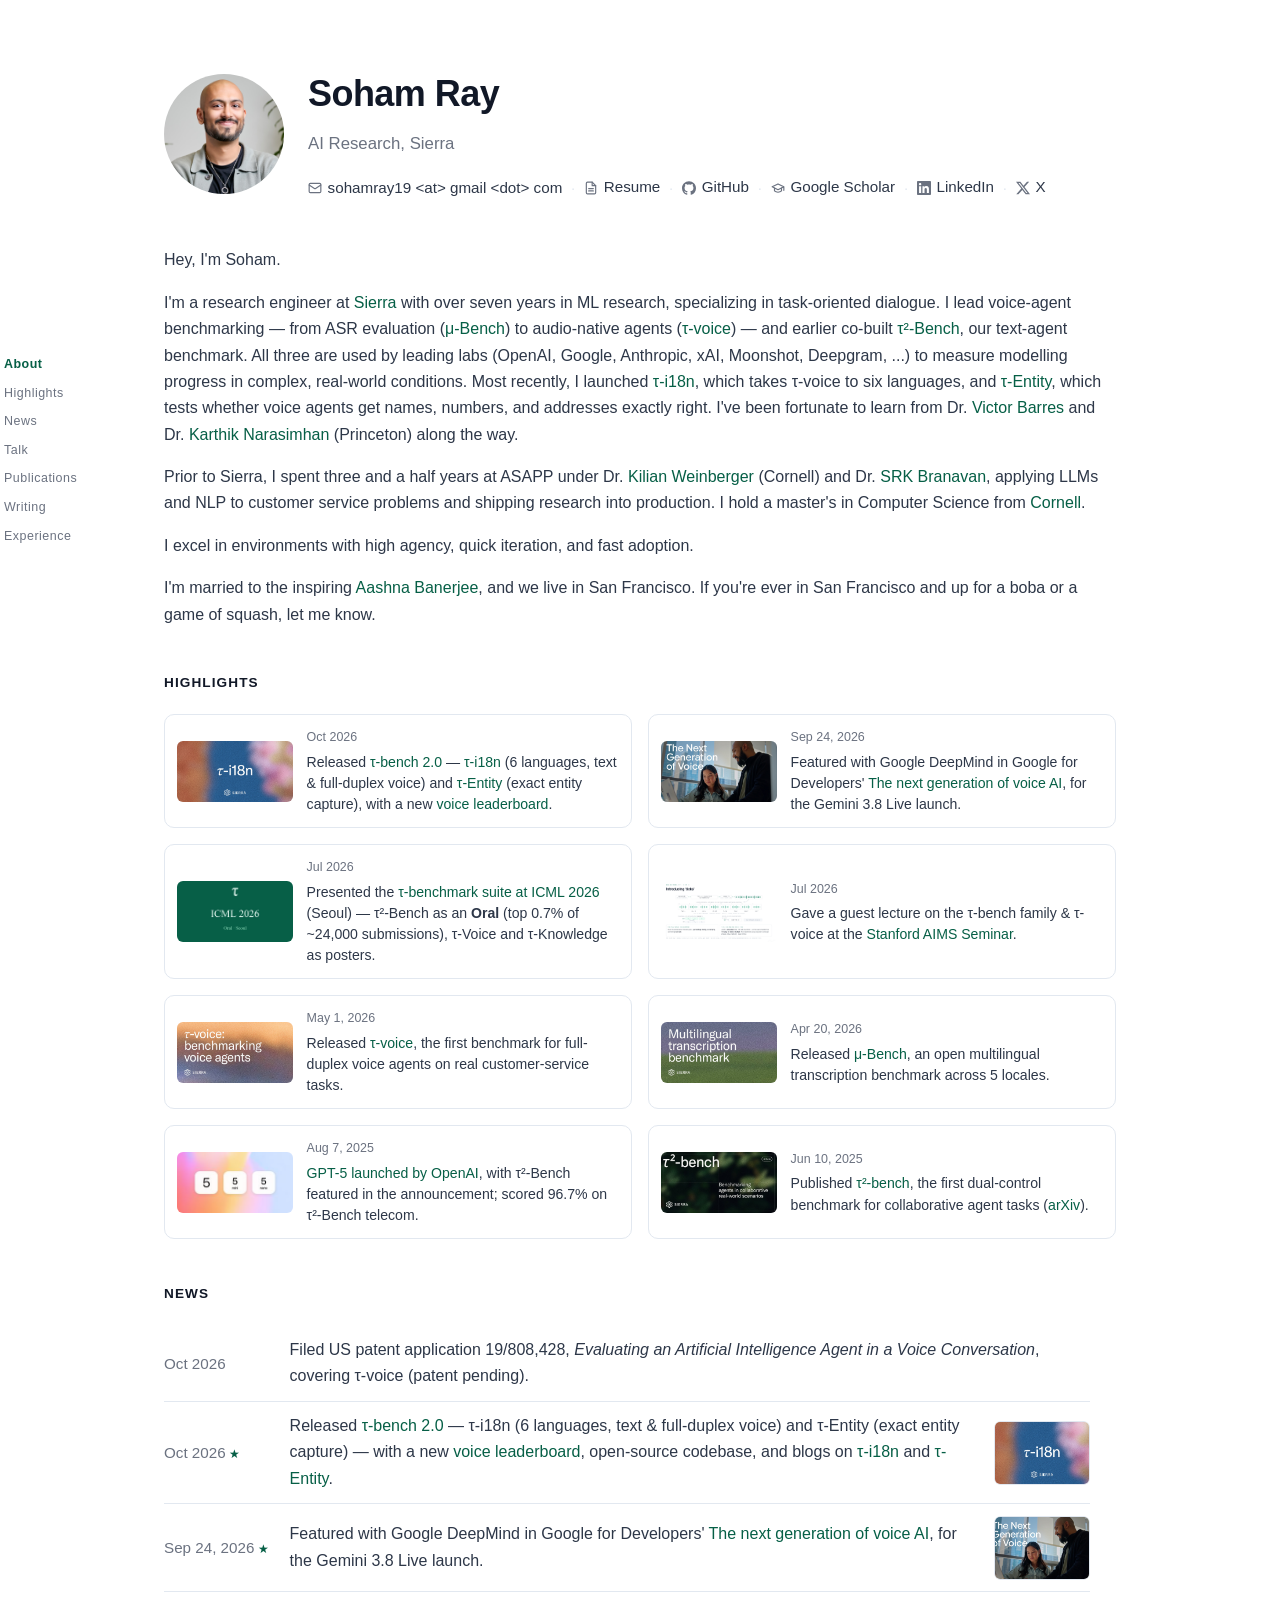
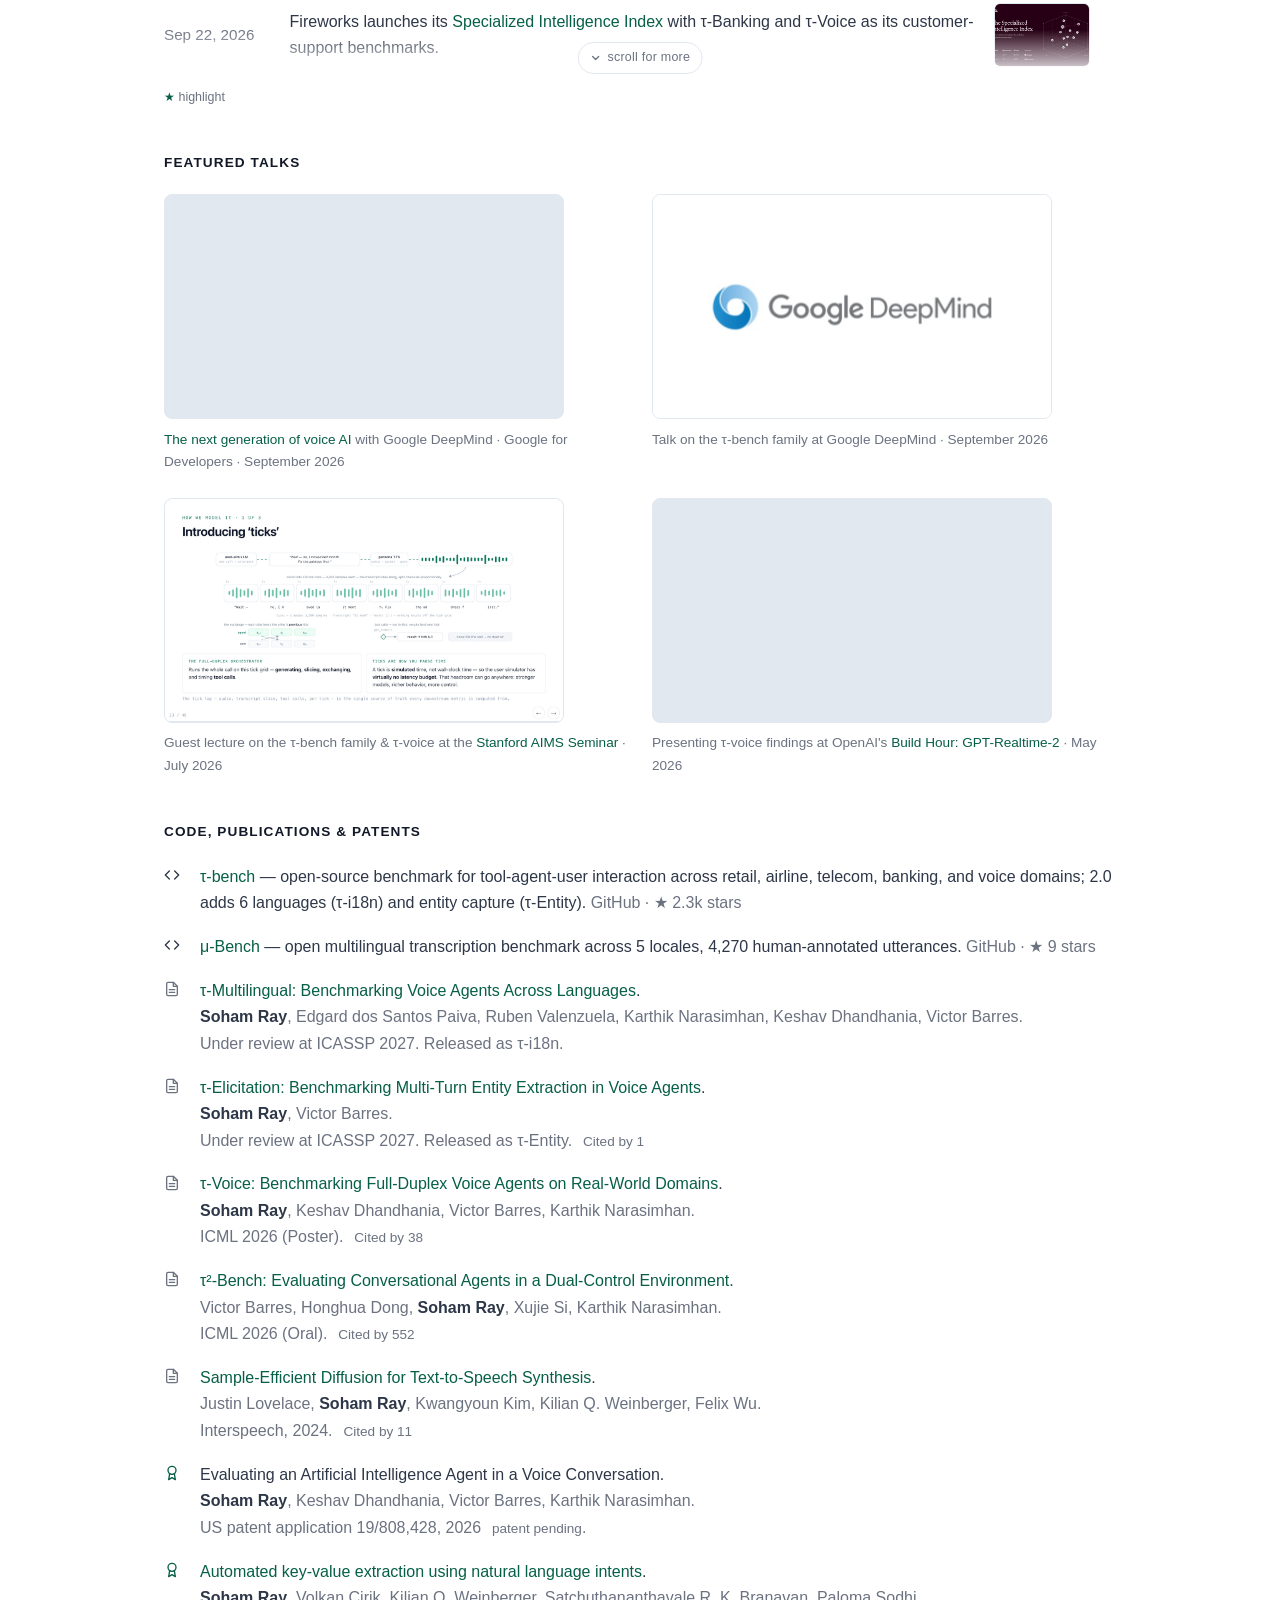
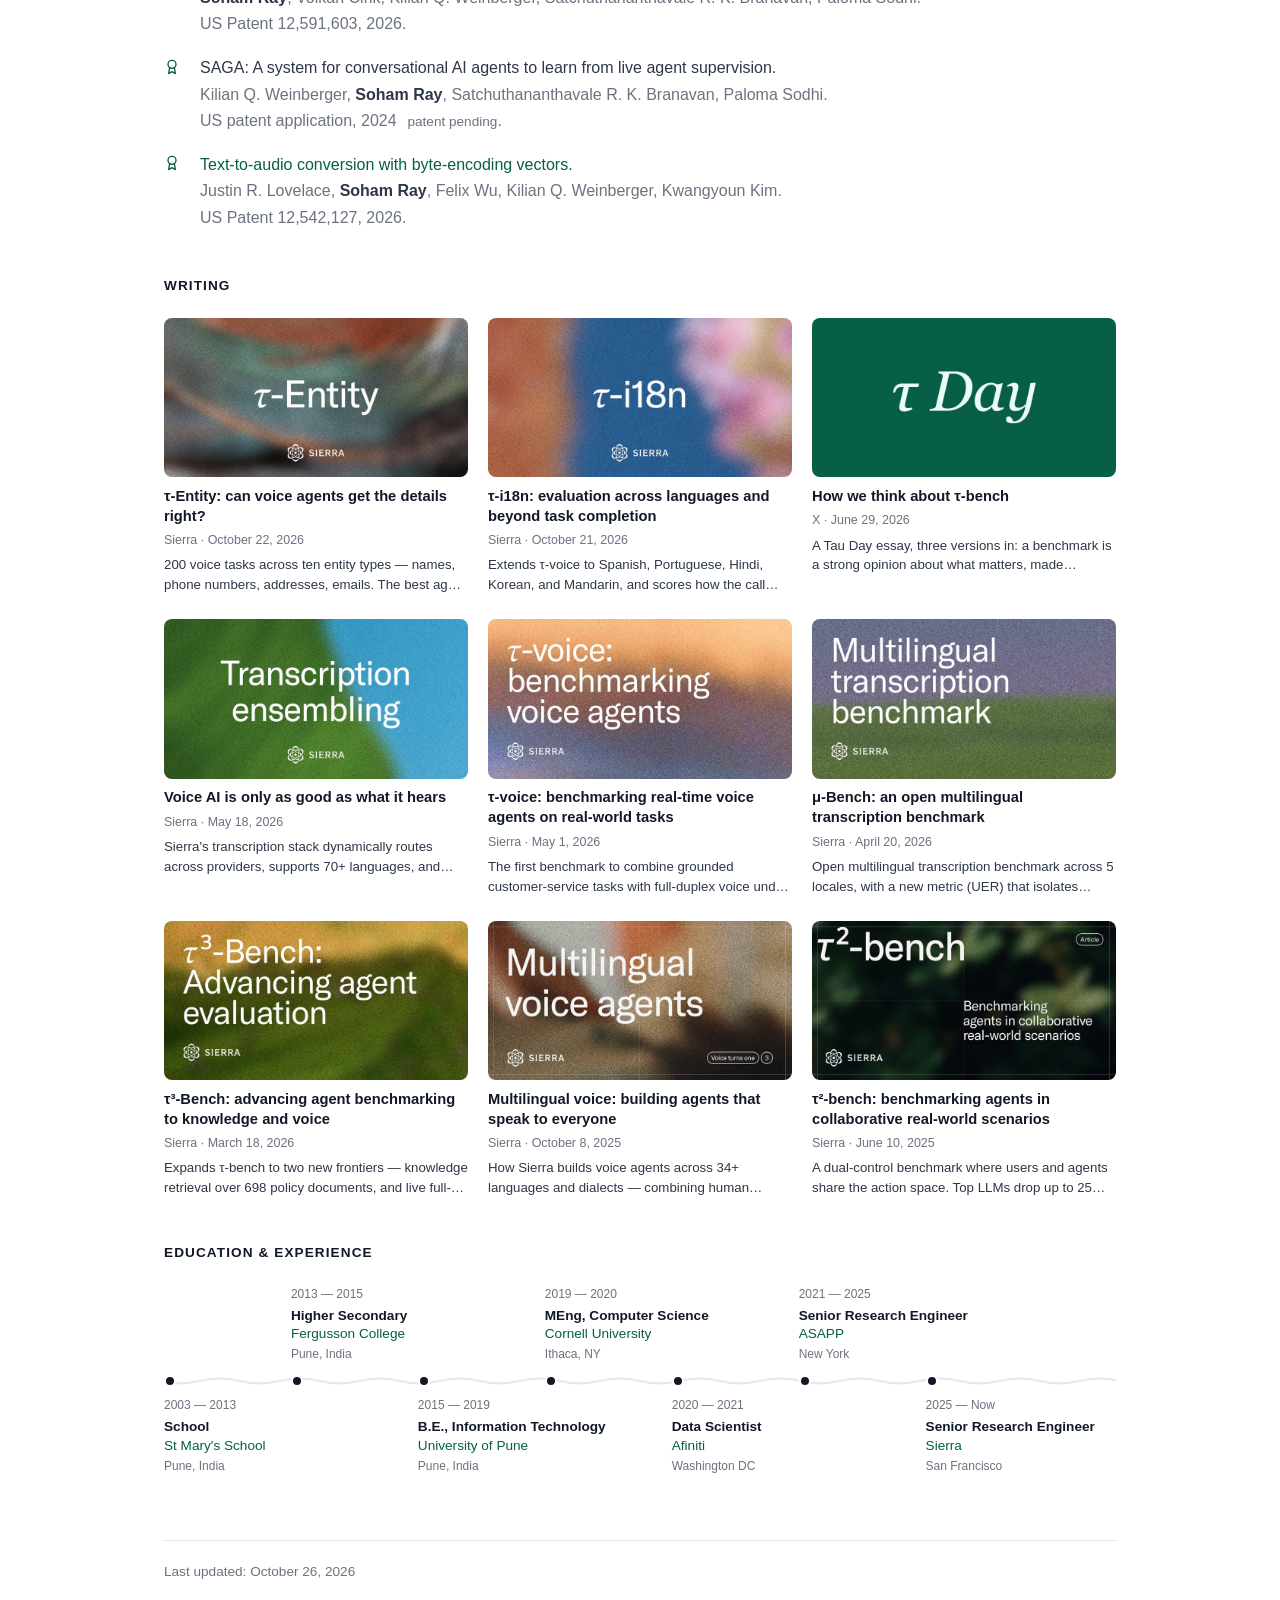
<file: index.html>
<!doctype html>
<html lang="en">
  <head>
    <meta charset="utf-8" />
    <meta name="viewport" content="width=device-width, initial-scale=1" />
    <title>Soham Ray</title>
    <meta
      name="description"
      content="Soham Ray — AI Research at Sierra. Conversational AI agents, evaluation, LLMs."
    />
    <link rel="canonical" href="https://sohamray19.github.io/" />

    <!-- OpenGraph / Twitter cards -->
    <meta property="og:type" content="profile" />
    <meta property="og:title" content="Soham Ray — AI Research, Sierra" />
    <meta property="og:description" content="AI Research at Sierra. Voice-agent benchmarking (τ-voice, μ-Bench), τ²-Bench, conversational AI evaluation." />
    <meta property="og:url" content="https://sohamray19.github.io/" />
    <meta property="og:image" content="https://sohamray19.github.io/headshot.jpg" />
    <meta name="twitter:card" content="summary" />
    <meta name="twitter:title" content="Soham Ray — AI Research, Sierra" />
    <meta name="twitter:description" content="AI Research at Sierra. Voice-agent benchmarking (τ-voice, μ-Bench), τ²-Bench, conversational AI evaluation." />
    <meta name="twitter:image" content="https://sohamray19.github.io/headshot.jpg" />

    <!-- Structured data: this page is the entity home for Soham Ray -->
    <script type="application/ld+json">
    {
      "@context": "https://schema.org",
      "@type": "ProfilePage",
      "mainEntity": {
        "@type": "Person",
        "@id": "https://sohamray19.github.io/#soham-ray",
        "name": "Soham Ray",
        "url": "https://sohamray19.github.io/",
        "image": "https://sohamray19.github.io/headshot.jpg",
        "jobTitle": "AI Research Engineer",
        "description": "Research engineer at Sierra specializing in task-oriented dialogue and voice-agent benchmarking. Co-creator of τ²-Bench, τ-voice, and μ-Bench.",
        "worksFor": {
          "@type": "Organization",
          "name": "Sierra",
          "url": "https://sierra.ai"
        },
        "alumniOf": {
          "@type": "CollegeOrUniversity",
          "name": "Cornell University",
          "url": "https://www.cornell.edu"
        },
        "knowsAbout": [
          "Conversational AI",
          "Voice agents",
          "LLM evaluation",
          "Task-oriented dialogue",
          "AI agent benchmarking"
        ],
        "sameAs": [
          "https://www.wikidata.org/wiki/Q140477064",
          "https://x.com/sohmray",
          "https://sierra.ai/author/soham-ray",
          "https://github.com/soham-sierra",
          "https://github.com/sohamray19",
          "https://scholar.google.com/citations?user=gQu-jPFXHKgC",
          "https://www.linkedin.com/in/sohamray19/",
          "https://soham-sierra.github.io/"
        ]
      }
    }
    </script>

    <link rel="stylesheet" href="styles.css?v=2026-10-26b" />
  </head>
  <body>
    <nav class="toc" aria-label="Contents">
      <a href="#bio">About</a>
      <a href="#highlights">Highlights</a>
      <a href="#news">News</a>
      <a href="#talk">Talk</a>
      <a href="#publications">Publications</a>
      <a href="#writing">Writing</a>
      <a href="#experience">Experience</a>
    </nav>
    <main>
      <header>
        <img src="headshot.jpg" alt="Soham Ray" class="headshot" />
        <div class="header-text">
          <h1>Soham Ray</h1>
          <p class="title">AI Research, Sierra</p>
          <p class="contact">
            <span class="email">
              <svg class="icon" viewBox="0 0 24 24" fill="none" stroke="currentColor" stroke-width="2" stroke-linecap="round" stroke-linejoin="round" aria-hidden="true"><rect width="20" height="16" x="2" y="4" rx="2"/><path d="m22 7-8.97 5.7a1.94 1.94 0 0 1-2.06 0L2 7"/></svg>
              sohamray19 &lt;at&gt; gmail &lt;dot&gt; com
            </span>
            <span class="sep">·</span>
            <a href="resume.pdf">
              <svg class="icon" viewBox="0 0 24 24" fill="none" stroke="currentColor" stroke-width="2" stroke-linecap="round" stroke-linejoin="round" aria-hidden="true"><path d="M14 2H6a2 2 0 0 0-2 2v16a2 2 0 0 0 2 2h12a2 2 0 0 0 2-2V8z"/><polyline points="14 2 14 8 20 8"/><line x1="16" x2="8" y1="13" y2="13"/><line x1="16" x2="8" y1="17" y2="17"/></svg>
              Resume
            </a>
            <span class="sep">·</span>
            <a href="https://github.com/soham-sierra">
              <svg class="icon" viewBox="0 0 24 24" fill="currentColor" aria-hidden="true"><path d="M12 .297c-6.63 0-12 5.373-12 12 0 5.303 3.438 9.8 8.205 11.385.6.113.82-.258.82-.577 0-.285-.01-1.04-.015-2.04-3.338.724-4.042-1.61-4.042-1.61C4.422 18.07 3.633 17.7 3.633 17.7c-1.087-.744.084-.729.084-.729 1.205.084 1.838 1.236 1.838 1.236 1.07 1.835 2.809 1.305 3.495.998.108-.776.417-1.305.76-1.605-2.665-.3-5.466-1.332-5.466-5.93 0-1.31.465-2.38 1.235-3.22-.135-.303-.54-1.523.105-3.176 0 0 1.005-.322 3.3 1.23.96-.267 1.98-.4 3-.405 1.02.005 2.04.138 3 .405 2.28-1.552 3.285-1.23 3.285-1.23.645 1.653.24 2.873.12 3.176.765.84 1.23 1.91 1.23 3.22 0 4.61-2.805 5.625-5.475 5.92.42.36.81 1.096.81 2.22 0 1.606-.015 2.896-.015 3.286 0 .315.21.69.825.57C20.565 22.092 24 17.592 24 12.297c0-6.627-5.373-12-12-12"/></svg>
              GitHub
            </a>
            <span class="sep">·</span>
            <a href="https://scholar.google.com/citations?user=gQu-jPFXHKgC">
              <svg class="icon" viewBox="0 0 24 24" fill="none" stroke="currentColor" stroke-width="2" stroke-linecap="round" stroke-linejoin="round" aria-hidden="true"><path d="M22 10v6M2 10l10-5 10 5-10 5z"/><path d="M6 12v5c3 3 9 3 12 0v-5"/></svg>
              Google Scholar
            </a>
            <span class="sep">·</span>
            <a href="https://www.linkedin.com/in/sohamray19/">
              <svg class="icon" viewBox="0 0 24 24" fill="currentColor" aria-hidden="true"><path d="M20.447 20.452h-3.554v-5.569c0-1.328-.027-3.037-1.852-3.037-1.853 0-2.136 1.445-2.136 2.939v5.667H9.351V9h3.414v1.561h.046c.477-.9 1.637-1.85 3.37-1.85 3.601 0 4.267 2.37 4.267 5.455v6.286zM5.337 7.433c-1.144 0-2.063-.926-2.063-2.065 0-1.138.92-2.063 2.063-2.063 1.14 0 2.064.925 2.064 2.063 0 1.139-.925 2.065-2.064 2.065zm1.782 13.019H3.555V9h3.564v11.452zM22.225 0H1.771C.792 0 0 .774 0 1.729v20.542C0 23.227.792 24 1.771 24h20.451C23.2 24 24 23.227 24 22.271V1.729C24 .774 23.2 0 22.222 0h.003z"/></svg>
              LinkedIn
            </a>
            <span class="sep">·</span>
            <a href="https://x.com/sohmray">
              <svg class="icon" viewBox="0 0 24 24" fill="currentColor" aria-hidden="true"><path d="M18.901 1.153h3.68l-8.04 9.19L24 22.846h-7.406l-5.8-7.584-6.638 7.584H.474l8.6-9.83L0 1.154h7.594l5.243 6.932ZM17.61 20.644h2.039L6.486 3.24H4.298Z"/></svg>
              X
            </a>
          </p>
        </div>
      </header>

      <section id="bio">
        <p>Hey, I'm Soham.</p>
        <p>
          I'm a research engineer at <a href="https://sierra.ai">Sierra</a> with
          over seven years in ML research, specializing in task-oriented dialogue.
          I lead voice-agent benchmarking — from ASR evaluation
          (<a href="https://sierra.ai/blog/mu-bench-an-open-multilingual-transcription-benchmark">μ-Bench</a>)
          to audio-native agents
          (<a href="https://sierra.ai/blog/tau-voice-benchmarking-real-time-voice-agents-on-real-world-tasks">τ-voice</a>) —
          and earlier co-built
          <a href="https://github.com/sierra-research/tau2-bench">τ²-Bench</a>,
          our text-agent benchmark. All three are used by leading labs
          (OpenAI, Google, Anthropic, xAI, Moonshot, Deepgram, ...) to
          measure modelling progress in complex, real-world conditions. Most
          recently, I launched
          <a href="https://sierra.ai/blog/tau-i18n">τ-i18n</a>, which takes
          τ-voice to six languages, and
          <a href="https://sierra.ai/blog/tau-entity-can-voice-agents-get-the-details-right">τ-Entity</a>,
          which tests whether voice agents get names, numbers, and addresses
          exactly right. I've
          been fortunate to learn from
          Dr. <a href="https://scholar.google.com/citations?user=RpPIx5AAAAAJ&amp;hl=en">Victor Barres</a>
          and
          Dr. <a href="https://www.cs.princeton.edu/~karthikn/">Karthik Narasimhan</a>
          (Princeton) along the way.
        </p>
        <p>
          Prior to Sierra, I spent three and a half years at ASAPP under
          Dr. <a href="https://www.cs.cornell.edu/~kilian/">Kilian Weinberger</a>
          (Cornell) and Dr. <a href="https://www.linkedin.com/in/s-r-k-branavan-29475b4/">SRK Branavan</a>, applying LLMs and NLP to customer service
          problems and shipping research into production. I hold a master's in
          Computer Science from <a href="https://www.cs.cornell.edu">Cornell</a>.
        </p>
        <p>
          I excel in environments with high agency, quick iteration, and fast adoption.
        </p>
        <p>
          I'm married to the inspiring <a href="https://www.ciis.edu/profiles/aashna-banerjee">Aashna Banerjee</a>, and we live in San Francisco.
          If you're ever in San Francisco and up for a boba or a game of squash, let me know.
        </p>
      </section>

      <section id="highlights">
        <h2>Highlights</h2>
        <div class="hl-grid">
          <article class="hl-card">
            <a class="hl-thumb" href="https://sierra.ai/blog/tau-i18n" aria-label="τ-bench 2.0: τ-i18n and τ-Entity"><img src="assets/highlights/tau-i18n_thumb.jpg" alt="τ-i18n" loading="lazy"/></a>
            <div class="hl-body">
              <span class="date">Oct 2026</span>
              <p class="event">Released <a href="https://github.com/sierra-research/tau2-bench/releases/tag/v2.0.0">τ-bench 2.0</a> — <a href="https://sierra.ai/blog/tau-i18n">τ-i18n</a> (6 languages, text &amp; full-duplex voice) and <a href="https://sierra.ai/blog/tau-entity-can-voice-agents-get-the-details-right">τ-Entity</a> (exact entity capture), with a new <a href="https://taubench.com">voice leaderboard</a>.</p>
            </div>
          </article>
          <article class="hl-card">
            <a class="hl-thumb" href="https://www.youtube.com/watch?v=-G431WC_-RM" aria-label="Google DeepMind × Sierra voice AI video"><img src="assets/highlights/gdm-voice-video_thumb.jpg" alt="The next generation of voice AI with Google DeepMind and Sierra AI" loading="lazy"/></a>
            <div class="hl-body">
              <span class="date">Sep 24, 2026</span>
              <p class="event">Featured with Google DeepMind in Google for Developers' <a href="https://www.youtube.com/watch?v=-G431WC_-RM">The next generation of voice AI</a>, for the Gemini 3.8 Live launch.</p>
            </div>
          </article>
          <article class="hl-card">
            <a class="hl-thumb" href="https://www.linkedin.com/posts/sierra_next-week-at-icml-2026-check-out-alexandra-activity-7478136609926799360-owX1" aria-label="ICML 2026"><img src="assets/highlights/icml-2026_thumb.jpg" alt="ICML 2026" loading="lazy"/></a>
            <div class="hl-body">
              <span class="date">Jul 2026</span>
              <p class="event">Presented the <a href="https://www.linkedin.com/posts/sierra_next-week-at-icml-2026-check-out-alexandra-activity-7478136609926799360-owX1">τ-benchmark suite at ICML 2026</a> (Seoul) — τ²-Bench as an <strong>Oral</strong> (top 0.7% of ~24,000 submissions), τ-Voice and τ-Knowledge as posters.</p>
            </div>
          </article>
          <article class="hl-card">
            <a class="hl-thumb" href="https://taubench.com/talks/stanford-aims-tau.html" aria-label="Stanford AIMS Seminar"><img src="assets/highlights/stanford-aims_thumb.jpg" alt="Stanford AIMS Seminar" loading="lazy"/></a>
            <div class="hl-body">
              <span class="date">Jul 2026</span>
              <p class="event">Gave a guest lecture on the τ-bench family &amp; τ-voice at the <a href="https://taubench.com/talks/stanford-aims-tau.html">Stanford AIMS Seminar</a>.</p>
            </div>
          </article>
          <article class="hl-card">
            <a class="hl-thumb" href="https://sierra.ai/blog/tau-voice-benchmarking-real-time-voice-agents-on-real-world-tasks" aria-label="τ-voice"><img src="assets/highlights/tau-voice_thumb.jpg" alt="τ-voice" loading="lazy"/></a>
            <div class="hl-body">
              <span class="date">May 1, 2026</span>
              <p class="event">Released <a href="https://sierra.ai/blog/tau-voice-benchmarking-real-time-voice-agents-on-real-world-tasks">τ-voice</a>, the first benchmark for full-duplex voice agents on real customer-service tasks.</p>
            </div>
          </article>
          <article class="hl-card">
            <a class="hl-thumb" href="https://sierra.ai/blog/mu-bench-an-open-multilingual-transcription-benchmark" aria-label="μ-Bench"><img src="assets/highlights/mu-bench_thumb.jpg" alt="μ-Bench" loading="lazy"/></a>
            <div class="hl-body">
              <span class="date">Apr 20, 2026</span>
              <p class="event">Released <a href="https://sierra.ai/blog/mu-bench-an-open-multilingual-transcription-benchmark">μ-Bench</a>, an open multilingual transcription benchmark across 5 locales.</p>
            </div>
          </article>
          <article class="hl-card">
            <a class="hl-thumb" href="https://openai.com/index/introducing-gpt-5-for-developers/" aria-label="GPT-5 launch"><img src="assets/highlights/gpt-5_thumb.jpg" alt="GPT-5 launch" loading="lazy"/></a>
            <div class="hl-body">
              <span class="date">Aug 7, 2025</span>
              <p class="event"><a href="https://openai.com/index/introducing-gpt-5-for-developers/">GPT-5 launched by OpenAI</a>, with τ²-Bench featured in the announcement; scored 96.7% on τ²-Bench telecom.</p>
            </div>
          </article>
          <article class="hl-card">
            <a class="hl-thumb" href="https://sierra.ai/blog/benchmarking-agents-in-collaborative-real-world-scenarios" aria-label="τ²-bench launch"><img src="assets/highlights/tau2-bench-blog_thumb.jpg" alt="τ²-bench launch" loading="lazy"/></a>
            <div class="hl-body">
              <span class="date">Jun 10, 2025</span>
              <p class="event">Published <a href="https://sierra.ai/blog/benchmarking-agents-in-collaborative-real-world-scenarios">τ²-bench</a>, the first dual-control benchmark for collaborative agent tasks (<a href="https://arxiv.org/abs/2506.07982">arXiv</a>).</p>
            </div>
          </article>
        </div>
      </section>

      <section id="news">
        <h2>News</h2>
        <div class="timeline-wrap">
          <div class="timeline-scroll">
            <ul class="timeline">
            <li>
              <span class="date">Oct 2026</span>
              <span class="event">Filed US patent application 19/808,428, <em>Evaluating an Artificial Intelligence Agent in a Voice Conversation</em>, covering τ-voice (patent pending).</span>
            </li>
            <li class="milestone">
              <span class="date">Oct 2026</span>
              <span class="event">Released <a href="https://github.com/sierra-research/tau2-bench/releases/tag/v2.0.0">τ-bench 2.0</a> — τ-i18n (6 languages, text &amp; full-duplex voice) and τ-Entity (exact entity capture) — with a new <a href="https://taubench.com">voice leaderboard</a>, open-source codebase, and blogs on <a href="https://sierra.ai/blog/tau-i18n">τ-i18n</a> and <a href="https://sierra.ai/blog/tau-entity-can-voice-agents-get-the-details-right">τ-Entity</a>.</span>
              <a class="thumb-link" href="https://sierra.ai/blog/tau-i18n" aria-label="τ-i18n"><img class="thumb" src="assets/highlights/tau-i18n_thumb.jpg" alt="τ-i18n" loading="lazy"/></a>
            </li>
            <li class="milestone">
              <span class="date">Sep 24, 2026</span>
              <span class="event">Featured with Google DeepMind in Google for Developers' <a href="https://www.youtube.com/watch?v=-G431WC_-RM">The next generation of voice AI</a>, for the Gemini 3.8 Live launch.</span>
              <a class="thumb-link" href="https://www.youtube.com/watch?v=-G431WC_-RM" aria-label="Google DeepMind × Sierra voice AI video"><img class="thumb" src="assets/highlights/gdm-voice-video_thumb.jpg" alt="Google DeepMind × Sierra voice AI video" loading="lazy"/></a>
            </li>
            <li>
              <span class="date">Sep 22, 2026</span>
              <span class="event">Fireworks launches its <a href="https://fireworks.ai/blog/introducing-the-specialized-intelligence-index">Specialized Intelligence Index</a> with τ-Banking and τ-Voice as its customer-support benchmarks.</span>
              <a class="thumb-link" href="https://fireworks.ai/blog/introducing-the-specialized-intelligence-index" aria-label="Fireworks Specialized Intelligence Index"><img class="thumb" src="assets/highlights/fireworks-index_thumb.jpg" alt="Fireworks Specialized Intelligence Index" loading="lazy"/></a>
            </li>
            <li>
              <span class="date">Sep 2026</span>
              <span class="event">Published <a href="https://arxiv.org/abs/2609.35820">τ-Multilingual</a> and <a href="https://arxiv.org/abs/2609.13602">τ-Elicitation</a>, the papers behind τ-i18n and τ-Entity (under review at ICASSP 2027).</span>
            </li>
            <li>
              <span class="date">Sep 1, 2026</span>
              <span class="event">Gave a talk on the τ-bench family at Google DeepMind.</span>
              <span class="thumb-link"><img class="thumb" src="assets/highlights/deepmind_thumb.jpg" alt="Google DeepMind" loading="lazy"/></span>
            </li>
            <li>
              <span class="date">Jul 2026</span>
              <span class="event">Gave a guest lecture on the τ-bench family &amp; τ-voice at the <a href="https://taubench.com/talks/stanford-aims-tau.html">Stanford AIMS Seminar</a>.</span>
              <a class="thumb-link" href="https://taubench.com/talks/stanford-aims-tau.html" aria-label="Stanford AIMS Seminar"><img class="thumb" src="assets/highlights/stanford-aims_thumb.jpg" alt="Stanford AIMS Seminar" loading="lazy"/></a>
            </li>
            <li class="milestone">
              <span class="date">Jul 2026</span>
              <span class="event">Presented the <a href="https://www.linkedin.com/posts/sierra_next-week-at-icml-2026-check-out-alexandra-activity-7478136609926799360-owX1">τ-benchmark suite at ICML 2026</a> (Seoul) — τ²-Bench as an Oral, τ-Voice and τ-Knowledge as posters.</span>
            </li>
            <li>
              <span class="date">Jul 8, 2026</span>
              <span class="event">Mentioned in OpenAI's <a href="https://openai.com/index/introducing-gpt-live/">Introducing GPT-Live</a> announcement of its full-duplex voice models.</span>
            </li>
            <li class="milestone">
              <span class="date">Jul 6, 2026</span>
              <span class="event">τ²-bench selected for an <strong>Oral at ICML 2026</strong> — top 0.7% of ~24,000 submissions; featured in <a href="https://aifront-page.com/indian-researchers-icml-2026-orals-spotlight/">AI Front Page's spotlight</a> on Indian researchers.</span>
            </li>
            <li>
              <span class="date">Jun 29, 2026</span>
              <span class="event">Published <a href="https://x.com/sohmray/article/2071630956562379143">a Tau Day essay</a> on how we think about τ-bench — measuring what matters in task-oriented dialogue.</span>
              <a class="thumb-link" href="https://x.com/sohmray/article/2071630956562379143" aria-label="Tau Day essay"><img class="thumb" src="assets/highlights/tau-day-essay_thumb.jpg" alt="Tau Day essay" loading="lazy"/></a>
            </li>
            <li>
              <span class="date">May 18, 2026</span>
              <span class="event">Published <a href="https://sierra.ai/blog/voice-ai-is-only-as-good-as-what-it-hears">Voice AI is only as good as what it hears</a> on Sierra's transcription platform.</span>
              <a class="thumb-link" href="https://sierra.ai/blog/voice-ai-is-only-as-good-as-what-it-hears" aria-label="Voice AI blog"><img class="thumb" src="assets/highlights/voice-ai-only-as-good_thumb.jpg" alt="Voice AI blog" loading="lazy"/></a>
            </li>
            <li class="milestone">
              <span class="date">May 13, 2026</span>
              <span class="event">Featured in OpenAI's <a href="https://www.youtube.com/watch?v=qGS9Ghnq1RU">Build Hour: GPT-Realtime-2</a>, presenting τ-voice findings.</span>
              <a class="thumb-link" href="https://www.youtube.com/watch?v=qGS9Ghnq1RU" aria-label="OpenAI Build Hour"><img class="thumb" src="assets/highlights/openai-build-hour_thumb.jpg" alt="OpenAI Build Hour" loading="lazy"/></a>
            </li>
            <li>
              <span class="date">May 12, 2026</span>
              <span class="event"><a href="https://www.linkedin.com/posts/artificial-analysis_announcing-agentic-performance-benchmarking-activity-7460001258456682497-d973">Artificial Analysis</a> launches τ-voice agentic performance benchmarking on its <a href="https://artificialanalysis.ai/speech-to-speech">Speech-to-Speech leaderboard</a>.</span>
              <a class="thumb-link" href="https://artificialanalysis.ai/speech-to-speech" aria-label="Artificial Analysis Speech-to-Speech"><img class="thumb" src="assets/highlights/aa-speech_thumb.jpg" alt="Artificial Analysis Speech-to-Speech" loading="lazy"/></a>
            </li>
            <li class="milestone">
              <span class="date">May 1, 2026</span>
              <span class="event">Released <a href="https://sierra.ai/blog/tau-voice-benchmarking-real-time-voice-agents-on-real-world-tasks">τ-voice</a>, the first benchmark for full-duplex voice agents on real customer-service tasks.</span>
              <a class="thumb-link" href="https://sierra.ai/blog/tau-voice-benchmarking-real-time-voice-agents-on-real-world-tasks" aria-label="τ-voice"><img class="thumb" src="assets/highlights/tau-voice_thumb.jpg" alt="τ-voice" loading="lazy"/></a>
            </li>
            <li class="milestone">
              <span class="date">Apr 23, 2026</span>
              <span class="event">xAI announced <a href="https://x.com/xai/status/2047441173569216721">Grok Voice Think Fast 1.0</a> — top spot on the τ-voice leaderboard (418M views).</span>
              <a class="thumb-link" href="https://x.com/xai/status/2047441173569216721" aria-label="xAI Grok Voice"><img class="thumb" src="assets/highlights/xai-grok-voice_thumb.jpg" alt="xAI Grok Voice" loading="lazy"/></a>
            </li>
            <li class="milestone">
              <span class="date">Apr 20, 2026</span>
              <span class="event">Released <a href="https://sierra.ai/blog/mu-bench-an-open-multilingual-transcription-benchmark">μ-Bench</a>, an open multilingual transcription benchmark across 5 locales.</span>
              <a class="thumb-link" href="https://sierra.ai/blog/mu-bench-an-open-multilingual-transcription-benchmark" aria-label="μ-Bench"><img class="thumb" src="assets/highlights/mu-bench_thumb.jpg" alt="μ-Bench" loading="lazy"/></a>
            </li>
            <li>
              <span class="date">Apr 13, 2026</span>
              <span class="event"><a href="https://x.com/tulseedoshi/status/2043705774308733131">Tulsee Doshi</a> and <a href="https://x.com/officiallogank/status/2042672082425712935">Logan Kilpatrick</a> (Google) announce Gemini 3.1 Flash Live tops the τ-voice leaderboard.</span>
              <a class="thumb-link" href="https://x.com/tulseedoshi/status/2043705774308733131" aria-label="Tulsee Doshi tweet"><img class="thumb" src="assets/highlights/tulsee-tau-voice_thumb.jpg" alt="Tulsee Doshi tweet" loading="lazy"/></a>
            </li>
            <li>
              <span class="date">Apr 13, 2026</span>
              <span class="event"><a href="https://github.com/sierra-research/tau2-bench/stargazers">τ²-bench</a> crosses 1,000 stars on GitHub.</span>
            </li>
            <li>
              <span class="date">Mar 18, 2026</span>
              <span class="event">Released <a href="https://sierra.ai/blog/bench-advancing-agent-benchmarking-to-knowledge-and-voice">τ³-Bench</a>, extending agent evaluation to knowledge retrieval and voice.</span>
              <a class="thumb-link" href="https://sierra.ai/blog/bench-advancing-agent-benchmarking-to-knowledge-and-voice" aria-label="τ³-Bench"><img class="thumb" src="assets/highlights/tau3-bench_thumb.jpg" alt="τ³-Bench" loading="lazy"/></a>
            </li>
            <li>
              <span class="date">Feb 19, 2026</span>
              <span class="event"><a href="https://blog.google/products/gemini/gemini-3/">Gemini 3.1 Pro Preview</a> reaches 99.30% on τ²-Bench.</span>
              <a class="thumb-link" href="https://blog.google/products/gemini/gemini-3/" aria-label="Gemini 3.1 Pro"><img class="thumb" src="assets/highlights/gemini-3_thumb.jpg" alt="Gemini 3.1 Pro" loading="lazy"/></a>
            </li>
            <li>
              <span class="date">Dec 17, 2025</span>
              <span class="event"><a href="https://blog.google/products/gemini/gemini-3-flash/">Gemini 3 Flash</a> released by Google; Gemini 3.1 Flash Live evaluated on the τ-voice leaderboard.</span>
              <a class="thumb-link" href="https://blog.google/products/gemini/gemini-3-flash/" aria-label="Gemini 3 Flash"><img class="thumb" src="assets/highlights/gemini-3-flash_thumb.jpg" alt="Gemini 3 Flash" loading="lazy"/></a>
            </li>
            <li>
              <span class="date">Nov 24, 2025</span>
              <span class="event"><a href="https://www.anthropic.com/news/claude-opus-4-5">Claude Opus 4.5</a> released by Anthropic; uses τ²-Bench in agentic evaluations.</span>
              <a class="thumb-link" href="https://www.anthropic.com/news/claude-opus-4-5" aria-label="Claude Opus 4.5"><img class="thumb" src="assets/highlights/claude-opus-4-5_thumb.jpg" alt="Claude Opus 4.5" loading="lazy"/></a>
            </li>
            <li>
              <span class="date">Nov 19, 2025</span>
              <span class="event"><a href="https://x.com/elonmusk/status/1991314630593941919">Elon Musk</a> highlights Grok 4.1 Fast topping <a href="https://artificialanalysis.ai/evaluations/tau2-bench">Artificial Analysis's τ²-Bench Telecom chart</a> over Gemini 3 (11M+ views).</span>
              <a class="thumb-link" href="https://x.com/elonmusk/status/1991314630593941919" aria-label="Elon Musk tweet"><img class="thumb" src="assets/highlights/elon-grok41_thumb.jpg" alt="Elon Musk tweet" loading="lazy"/></a>
            </li>
            <li>
              <span class="date">Nov 18, 2025</span>
              <span class="event"><a href="https://blog.google/products/gemini/gemini-3/">Gemini 3</a> released by Google; scored 85.40% on τ²-Bench.</span>
              <a class="thumb-link" href="https://blog.google/products/gemini/gemini-3/" aria-label="Gemini 3"><img class="thumb" src="assets/highlights/gemini-3_thumb.jpg" alt="Gemini 3" loading="lazy"/></a>
            </li>
            <li>
              <span class="date">Nov 2025</span>
              <span class="event">τ²-Bench tracked as an independent leaderboard on <a href="https://artificialanalysis.ai/evaluations/tau2-bench">Artificial Analysis</a>.</span>
              <a class="thumb-link" href="https://artificialanalysis.ai/evaluations/tau2-bench" aria-label="Artificial Analysis τ²-Bench"><img class="thumb" src="assets/highlights/aa-tau2_thumb.jpg" alt="Artificial Analysis τ²-Bench" loading="lazy"/></a>
            </li>
            <li>
              <span class="date">Oct 8, 2025</span>
              <span class="event">Published <a href="https://sierra.ai/blog/multilingual-voice-agents">Multilingual voice: building agents that speak to everyone</a> on Sierra's 34+ language support.</span>
              <a class="thumb-link" href="https://sierra.ai/blog/multilingual-voice-agents" aria-label="Multilingual voice blog"><img class="thumb" src="assets/highlights/multilingual-voice_thumb.jpg" alt="Multilingual voice blog" loading="lazy"/></a>
            </li>
            <li>
              <span class="date">Oct 6, 2025</span>
              <span class="event">τ²-Bench leaderboard <a href="https://github.com/sierra-research/tau2-bench/releases/tag/v0.2.0">v0.2.0</a> launched at taubench.com.</span>
              <a class="thumb-link" href="https://github.com/sierra-research/tau2-bench/releases/tag/v0.2.0" aria-label="τ²-Bench v0.2.0"><img class="thumb" src="assets/highlights/tau2-bench-blog_thumb.jpg" alt="τ²-Bench v0.2.0" loading="lazy"/></a>
            </li>
            <li>
              <span class="date">Sep 29, 2025</span>
              <span class="event"><a href="https://www.anthropic.com/news/claude-sonnet-4-5">Claude Sonnet 4.5</a> released by Anthropic; τ²-Bench used in evaluation.</span>
              <a class="thumb-link" href="https://www.anthropic.com/news/claude-sonnet-4-5" aria-label="Claude Sonnet 4.5"><img class="thumb" src="assets/highlights/claude-sonnet-4-5_thumb.jpg" alt="Claude Sonnet 4.5" loading="lazy"/></a>
            </li>
            <li class="milestone">
              <span class="date">Aug 7, 2025</span>
              <span class="event"><a href="https://openai.com/index/introducing-gpt-5-for-developers/">GPT-5 launched by OpenAI</a>, with τ²-Bench featured in the announcement; GPT-5 scored 96.7% on τ²-Bench telecom.</span>
              <a class="thumb-link" href="https://openai.com/index/introducing-gpt-5-for-developers/" aria-label="GPT-5 launch"><img class="thumb" src="assets/highlights/gpt-5_thumb.jpg" alt="GPT-5 launch" loading="lazy"/></a>
            </li>
            <li>
              <span class="date">Jul 11, 2025</span>
              <span class="event"><a href="https://moonshotai.github.io/Kimi-K2/">Kimi K2</a> released by Moonshot AI; scored 66.1 on τ²-Bench.</span>
              <a class="thumb-link" href="https://moonshotai.github.io/Kimi-K2/" aria-label="Kimi K2"><img class="thumb" src="assets/highlights/kimi-k2_thumb.jpg" alt="Kimi K2" loading="lazy"/></a>
            </li>
            <li class="milestone">
              <span class="date">Jun 10, 2025</span>
              <span class="event">Published <a href="https://sierra.ai/blog/benchmarking-agents-in-collaborative-real-world-scenarios">τ²-bench</a>, the first dual-control benchmark for collaborative agent tasks (<a href="https://arxiv.org/abs/2506.07982">arXiv 2506.07982</a>).</span>
              <a class="thumb-link" href="https://sierra.ai/blog/benchmarking-agents-in-collaborative-real-world-scenarios" aria-label="τ²-bench launch"><img class="thumb" src="assets/highlights/tau2-bench-blog_thumb.jpg" alt="τ²-bench launch" loading="lazy"/></a>
            </li>
            <li>
              <span class="date">Mar 2025</span>
              <span class="event">Joined <a href="https://sierra.ai">Sierra</a> as Senior Research Engineer under <a href="https://www.cs.princeton.edu/~karthikn/">Karthik Narasimhan</a>.</span>
            </li>
            <li>
              <span class="date">Sep 2024</span>
              <span class="event">Published <a href="https://arxiv.org/abs/2409.03717">Sample-Efficient Diffusion for Text-to-Speech Synthesis</a> at Interspeech 2024.</span>
            </li>
            <li>
              <span class="date">2024</span>
              <span class="event">Filed patent application for <strong>SAGA</strong>, a system for conversational AI agents to learn from live agent supervision (patent pending).</span>
            </li>
            <li>
              <span class="date">Sep 2023</span>
              <span class="event">Filed patent for <a href="https://patents.google.com/patent/US12542127">Text-to-audio conversion with byte-encoding vectors</a> (granted as US 12,542,127 in 2026).</span>
            </li>
            <li>
              <span class="date">Mar 2023</span>
              <span class="event">Won the Sphinx Hackathon at ASAPP — led a team to build a unified QA model trained on multi-task, multi-customer data that integrates horizontally across products.</span>
            </li>
            <li>
              <span class="date">Dec 2022</span>
              <span class="event">Filed patent for <a href="https://patents.google.com/patent/US12591603">Automated key-value extraction using natural language intents</a> (granted as US 12,591,603 in 2026).</span>
            </li>
            </ul>
          </div>
          <div class="timeline-hint" aria-hidden="true">
            <svg viewBox="0 0 24 24" fill="none" stroke="currentColor" stroke-width="2.5" stroke-linecap="round" stroke-linejoin="round"><polyline points="6 9 12 15 18 9"/></svg>
            scroll for more
          </div>
        </div>
        <p class="timeline-legend"><span class="legend-star">★</span> highlight</p>
      </section>

      <section id="talk">
        <h2>Featured Talks</h2>
        <div class="talk-grid">
          <div>
            <div class="video-embed">
              <iframe
                src="https://www.youtube-nocookie.com/embed/-G431WC_-RM"
                title="The next generation of voice AI with Google DeepMind and Sierra AI"
                loading="lazy"
                allow="accelerometer; autoplay; clipboard-write; encrypted-media; gyroscope; picture-in-picture; web-share"
                allowfullscreen></iframe>
            </div>
            <p class="video-caption"><a href="https://www.youtube.com/watch?v=-G431WC_-RM">The next generation of voice AI</a> with Google DeepMind · Google for Developers · September 2026</p>
          </div>
          <div>
            <div class="video-embed">
              <img src="assets/highlights/deepmind_thumb.jpg" alt="Google DeepMind" loading="lazy"/>
            </div>
            <p class="video-caption">Talk on the τ-bench family at Google DeepMind · September 2026</p>
          </div>
          <div>
            <div class="video-embed">
              <a href="https://taubench.com/talks/stanford-aims-tau.html" aria-label="Stanford AIMS Seminar slides"><img src="assets/highlights/stanford-aims_thumb.jpg" alt="Stanford AIMS Seminar: the τ-bench family and τ-voice — Introducing 'ticks' slide" loading="lazy"/></a>
            </div>
            <p class="video-caption">Guest lecture on the τ-bench family &amp; τ-voice at the <a href="https://taubench.com/talks/stanford-aims-tau.html">Stanford AIMS Seminar</a> · July 2026</p>
          </div>
          <div>
            <div class="video-embed">
              <iframe
                src="https://www.youtube-nocookie.com/embed/qGS9Ghnq1RU"
                title="OpenAI Build Hour: GPT-Realtime-2 — presenting τ-voice"
                loading="lazy"
                allow="accelerometer; autoplay; clipboard-write; encrypted-media; gyroscope; picture-in-picture; web-share"
                allowfullscreen></iframe>
            </div>
            <p class="video-caption">Presenting τ-voice findings at OpenAI's <a href="https://www.youtube.com/watch?v=qGS9Ghnq1RU">Build Hour: GPT-Realtime-2</a> · May 2026</p>
          </div>
        </div>
      </section>

      <section id="publications">
        <h2>Code, Publications &amp; Patents</h2>
        <ol class="pubs">
          <li class="pub-code">
            <span class="pub-icon" aria-label="Code" title="Code">
              <svg viewBox="0 0 24 24" fill="none" stroke="currentColor" stroke-width="2" stroke-linecap="round" stroke-linejoin="round"><polyline points="16 18 22 12 16 6"/><polyline points="8 6 2 12 8 18"/></svg>
            </span>
            <div class="pub-body">
              <a href="https://github.com/sierra-research/tau2-bench">τ-bench</a> — open-source benchmark for tool-agent-user interaction across retail, airline, telecom, banking, and voice domains; 2.0 adds 6 languages (τ-i18n) and entity capture (τ-Entity).
              <span class="venue">GitHub · ★ 2.3k stars</span>
            </div>
          </li>
          <li class="pub-code">
            <span class="pub-icon" aria-label="Code" title="Code">
              <svg viewBox="0 0 24 24" fill="none" stroke="currentColor" stroke-width="2" stroke-linecap="round" stroke-linejoin="round"><polyline points="16 18 22 12 16 6"/><polyline points="8 6 2 12 8 18"/></svg>
            </span>
            <div class="pub-body">
              <a href="https://github.com/sierra-research/mu-bench">μ-Bench</a> — open multilingual transcription benchmark across 5 locales, 4,270 human-annotated utterances.
              <span class="venue">GitHub · ★ 9 stars</span>
            </div>
          </li>
          <li class="pub-paper">
            <span class="pub-icon" aria-label="Paper" title="Paper">
              <svg viewBox="0 0 24 24" fill="none" stroke="currentColor" stroke-width="2" stroke-linecap="round" stroke-linejoin="round"><path d="M14 2H6a2 2 0 0 0-2 2v16a2 2 0 0 0 2 2h12a2 2 0 0 0 2-2V8z"/><polyline points="14 2 14 8 20 8"/><line x1="16" x2="8" y1="13" y2="13"/><line x1="16" x2="8" y1="17" y2="17"/></svg>
            </span>
            <div class="pub-body">
              <a href="https://arxiv.org/abs/2609.35820">τ-Multilingual: Benchmarking Voice Agents Across Languages</a>.
              <span class="authors"><strong>Soham Ray</strong>, Edgard dos Santos Paiva, Ruben Valenzuela, Karthik Narasimhan, Keshav Dhandhania, Victor Barres.</span>
              <span class="venue">Under review at ICASSP 2027. Released as τ-i18n.</span>
            </div>
          </li>
          <li class="pub-paper">
            <span class="pub-icon" aria-label="Paper" title="Paper">
              <svg viewBox="0 0 24 24" fill="none" stroke="currentColor" stroke-width="2" stroke-linecap="round" stroke-linejoin="round"><path d="M14 2H6a2 2 0 0 0-2 2v16a2 2 0 0 0 2 2h12a2 2 0 0 0 2-2V8z"/><polyline points="14 2 14 8 20 8"/><line x1="16" x2="8" y1="13" y2="13"/><line x1="16" x2="8" y1="17" y2="17"/></svg>
            </span>
            <div class="pub-body">
              <a href="https://arxiv.org/abs/2609.13602">τ-Elicitation: Benchmarking Multi-Turn Entity Extraction in Voice Agents</a>.
              <span class="authors"><strong>Soham Ray</strong>, Victor Barres.</span>
              <span class="venue">Under review at ICASSP 2027. Released as τ-Entity. <span class="cites">Cited by 1</span></span>
            </div>
          </li>
          <li class="pub-paper">
            <span class="pub-icon" aria-label="Paper" title="Paper">
              <svg viewBox="0 0 24 24" fill="none" stroke="currentColor" stroke-width="2" stroke-linecap="round" stroke-linejoin="round"><path d="M14 2H6a2 2 0 0 0-2 2v16a2 2 0 0 0 2 2h12a2 2 0 0 0 2-2V8z"/><polyline points="14 2 14 8 20 8"/><line x1="16" x2="8" y1="13" y2="13"/><line x1="16" x2="8" y1="17" y2="17"/></svg>
            </span>
            <div class="pub-body">
              <a href="https://arxiv.org/abs/2603.13686">τ-Voice: Benchmarking Full-Duplex Voice Agents on Real-World Domains</a>.
              <span class="authors"><strong>Soham Ray</strong>, Keshav Dhandhania, Victor Barres, Karthik Narasimhan.</span>
              <span class="venue">ICML 2026 (Poster). <span class="cites">Cited by 38</span></span>
            </div>
          </li>
          <li class="pub-paper">
            <span class="pub-icon" aria-label="Paper" title="Paper">
              <svg viewBox="0 0 24 24" fill="none" stroke="currentColor" stroke-width="2" stroke-linecap="round" stroke-linejoin="round"><path d="M14 2H6a2 2 0 0 0-2 2v16a2 2 0 0 0 2 2h12a2 2 0 0 0 2-2V8z"/><polyline points="14 2 14 8 20 8"/><line x1="16" x2="8" y1="13" y2="13"/><line x1="16" x2="8" y1="17" y2="17"/></svg>
            </span>
            <div class="pub-body">
              <a href="https://arxiv.org/abs/2506.07982">τ²-Bench: Evaluating Conversational Agents in a Dual-Control Environment</a>.
              <span class="authors">Victor Barres, Honghua Dong, <strong>Soham Ray</strong>, Xujie Si, Karthik Narasimhan.</span>
              <span class="venue">ICML 2026 (Oral). <span class="cites">Cited by 552</span></span>
            </div>
          </li>
          <li class="pub-paper">
            <span class="pub-icon" aria-label="Paper" title="Paper">
              <svg viewBox="0 0 24 24" fill="none" stroke="currentColor" stroke-width="2" stroke-linecap="round" stroke-linejoin="round"><path d="M14 2H6a2 2 0 0 0-2 2v16a2 2 0 0 0 2 2h12a2 2 0 0 0 2-2V8z"/><polyline points="14 2 14 8 20 8"/><line x1="16" x2="8" y1="13" y2="13"/><line x1="16" x2="8" y1="17" y2="17"/></svg>
            </span>
            <div class="pub-body">
              <a href="https://arxiv.org/abs/2409.03717">Sample-Efficient Diffusion for Text-to-Speech Synthesis</a>.
              <span class="authors">Justin Lovelace, <strong>Soham Ray</strong>, Kwangyoun Kim, Kilian Q. Weinberger, Felix Wu.</span>
              <span class="venue">Interspeech, 2024. <span class="cites">Cited by 11</span></span>
            </div>
          </li>
          <li class="pub-patent">
            <span class="pub-icon" aria-label="Patent" title="Patent">
              <svg viewBox="0 0 24 24" fill="none" stroke="currentColor" stroke-width="2" stroke-linecap="round" stroke-linejoin="round"><circle cx="12" cy="8" r="6"/><path d="M15.477 12.89 17 22l-5-3-5 3 1.523-9.11"/></svg>
            </span>
            <div class="pub-body">
              Evaluating an Artificial Intelligence Agent in a Voice Conversation.
              <span class="authors"><strong>Soham Ray</strong>, Keshav Dhandhania, Victor Barres, Karthik Narasimhan.</span>
              <span class="venue">US patent application 19/808,428, 2026 <span class="cites">patent pending</span>.</span>
            </div>
          </li>
          <li class="pub-patent">
            <span class="pub-icon" aria-label="Patent" title="Patent">
              <svg viewBox="0 0 24 24" fill="none" stroke="currentColor" stroke-width="2" stroke-linecap="round" stroke-linejoin="round"><circle cx="12" cy="8" r="6"/><path d="M15.477 12.89 17 22l-5-3-5 3 1.523-9.11"/></svg>
            </span>
            <div class="pub-body">
              <a href="https://patents.google.com/patent/US12591603">Automated key-value extraction using natural language intents</a>.
              <span class="authors"><strong>Soham Ray</strong>, Volkan Cirik, Kilian Q. Weinberger, Satchuthananthavale R. K. Branavan, Paloma Sodhi.</span>
              <span class="venue">US Patent 12,591,603, 2026.</span>
            </div>
          </li>
          <li class="pub-patent">
            <span class="pub-icon" aria-label="Patent" title="Patent">
              <svg viewBox="0 0 24 24" fill="none" stroke="currentColor" stroke-width="2" stroke-linecap="round" stroke-linejoin="round"><circle cx="12" cy="8" r="6"/><path d="M15.477 12.89 17 22l-5-3-5 3 1.523-9.11"/></svg>
            </span>
            <div class="pub-body">
              SAGA: A system for conversational AI agents to learn from live agent supervision.
              <span class="authors">Kilian Q. Weinberger, <strong>Soham Ray</strong>, Satchuthananthavale R. K. Branavan, Paloma Sodhi.</span>
              <span class="venue">US patent application, 2024 <span class="cites">patent pending</span>.</span>
            </div>
          </li>
          <li class="pub-patent">
            <span class="pub-icon" aria-label="Patent" title="Patent">
              <svg viewBox="0 0 24 24" fill="none" stroke="currentColor" stroke-width="2" stroke-linecap="round" stroke-linejoin="round"><circle cx="12" cy="8" r="6"/><path d="M15.477 12.89 17 22l-5-3-5 3 1.523-9.11"/></svg>
            </span>
            <div class="pub-body">
              <a href="https://patents.google.com/patent/US12542127">Text-to-audio conversion with byte-encoding vectors</a>.
              <span class="authors">Justin R. Lovelace, <strong>Soham Ray</strong>, Felix Wu, Kilian Q. Weinberger, Kwangyoun Kim.</span>
              <span class="venue">US Patent 12,542,127, 2026.</span>
            </div>
          </li>
        </ol>
      </section>

      <section id="writing">
        <h2>Writing</h2>
        <div class="wr-grid">
          <article class="wr-card">
            <a class="wr-thumb" href="https://sierra.ai/blog/tau-entity-can-voice-agents-get-the-details-right" aria-label="τ-Entity: can voice agents get the details right?"><img src="assets/highlights/tau-entity_thumb.jpg" alt="τ-Entity: can voice agents get the details right?" loading="lazy"/></a>
            <div class="wr-body">
              <a class="wr-title" href="https://sierra.ai/blog/tau-entity-can-voice-agents-get-the-details-right">τ-Entity: can voice agents get the details right?</a>
              <span class="meta">Sierra · October 22, 2026</span>
              <p class="wr-desc">200 voice tasks across ten entity types — names, phone numbers, addresses, emails. The best agent captures the value in 60% of calls, but gets it right under every condition on only 34% of tasks.</p>
            </div>
          </article>
          <article class="wr-card">
            <a class="wr-thumb" href="https://sierra.ai/blog/tau-i18n" aria-label="τ-i18n: evaluation across languages and beyond task completion"><img src="assets/highlights/tau-i18n_thumb.jpg" alt="τ-i18n: evaluation across languages and beyond task completion" loading="lazy"/></a>
            <div class="wr-body">
              <a class="wr-title" href="https://sierra.ai/blog/tau-i18n">τ-i18n: evaluation across languages and beyond task completion</a>
              <span class="meta">Sierra · October 21, 2026</span>
              <p class="wr-desc">Extends τ-voice to Spanish, Portuguese, Hindi, Korean, and Mandarin, and scores how the call went — interaction and generation quality — not just whether the task got done.</p>
            </div>
          </article>
          <article class="wr-card">
            <a class="wr-thumb" href="https://x.com/sohmray/article/2071630956562379143" aria-label="How we think about τ-bench"><img src="assets/highlights/tau-day-essay_thumb.jpg" alt="How we think about τ-bench" loading="lazy"/></a>
            <div class="wr-body">
              <a class="wr-title" href="https://x.com/sohmray/article/2071630956562379143">How we think about τ-bench</a>
              <span class="meta">X · June 29, 2026</span>
              <p class="wr-desc">A Tau Day essay, three versions in: a benchmark is a strong opinion about what matters, made measurable — τ's opinion is production realism in task-oriented dialogue.</p>
            </div>
          </article>
          <article class="wr-card">
            <a class="wr-thumb" href="https://sierra.ai/blog/voice-ai-is-only-as-good-as-what-it-hears" aria-label="Voice AI is only as good as what it hears"><img src="assets/highlights/voice-ai-only-as-good_thumb.jpg" alt="Voice AI is only as good as what it hears" loading="lazy"/></a>
            <div class="wr-body">
              <a class="wr-title" href="https://sierra.ai/blog/voice-ai-is-only-as-good-as-what-it-hears">Voice AI is only as good as what it hears</a>
              <span class="meta">Sierra · May 18, 2026</span>
              <p class="wr-desc">Sierra's transcription stack dynamically routes across providers, supports 70+ languages, and ensembles outputs to cut utterance error rate by ~25%.</p>
            </div>
          </article>
          <article class="wr-card">
            <a class="wr-thumb" href="https://sierra.ai/blog/tau-voice-benchmarking-real-time-voice-agents-on-real-world-tasks" aria-label="τ-voice: benchmarking real-time voice agents on real-world tasks"><img src="assets/highlights/tau-voice_thumb.jpg" alt="τ-voice: benchmarking real-time voice agents on real-world tasks" loading="lazy"/></a>
            <div class="wr-body">
              <a class="wr-title" href="https://sierra.ai/blog/tau-voice-benchmarking-real-time-voice-agents-on-real-world-tasks">τ-voice: benchmarking real-time voice agents on real-world tasks</a>
              <span class="meta">Sierra · May 1, 2026</span>
              <p class="wr-desc">The first benchmark to combine grounded customer-service tasks with full-duplex voice under realistic conditions — diverse accents, noise, and turn-taking.</p>
            </div>
          </article>
          <article class="wr-card">
            <a class="wr-thumb" href="https://sierra.ai/blog/mu-bench-an-open-multilingual-transcription-benchmark" aria-label="μ-Bench: an open multilingual transcription benchmark"><img src="assets/highlights/mu-bench_thumb.jpg" alt="μ-Bench: an open multilingual transcription benchmark" loading="lazy"/></a>
            <div class="wr-body">
              <a class="wr-title" href="https://sierra.ai/blog/mu-bench-an-open-multilingual-transcription-benchmark">μ-Bench: an open multilingual transcription benchmark</a>
              <span class="meta">Sierra · April 20, 2026</span>
              <p class="wr-desc">Open multilingual transcription benchmark across 5 locales, with a new metric (UER) that isolates meaning-changing errors from surface-level ones.</p>
            </div>
          </article>
          <article class="wr-card">
            <a class="wr-thumb" href="https://sierra.ai/blog/bench-advancing-agent-benchmarking-to-knowledge-and-voice" aria-label="τ³-Bench: advancing agent benchmarking to knowledge and voice"><img src="assets/highlights/tau3-bench_thumb.jpg" alt="τ³-Bench: advancing agent benchmarking to knowledge and voice" loading="lazy"/></a>
            <div class="wr-body">
              <a class="wr-title" href="https://sierra.ai/blog/bench-advancing-agent-benchmarking-to-knowledge-and-voice">τ³-Bench: advancing agent benchmarking to knowledge and voice</a>
              <span class="meta">Sierra · March 18, 2026</span>
              <p class="wr-desc">Expands τ-bench to two new frontiers — knowledge retrieval over 698 policy documents, and live full-duplex voice with realistic audio conditions.</p>
            </div>
          </article>
          <article class="wr-card">
            <a class="wr-thumb" href="https://sierra.ai/blog/multilingual-voice-agents" aria-label="Multilingual voice: building agents that speak to everyone"><img src="assets/highlights/multilingual-voice_thumb.jpg" alt="Multilingual voice: building agents that speak to everyone" loading="lazy"/></a>
            <div class="wr-body">
              <a class="wr-title" href="https://sierra.ai/blog/multilingual-voice-agents">Multilingual voice: building agents that speak to everyone</a>
              <span class="meta">Sierra · October 8, 2025</span>
              <p class="wr-desc">How Sierra builds voice agents across 34+ languages and dialects — combining human evaluation, automated benchmarking, and local language experts.</p>
            </div>
          </article>
          <article class="wr-card">
            <a class="wr-thumb" href="https://sierra.ai/blog/benchmarking-agents-in-collaborative-real-world-scenarios" aria-label="τ²-bench: benchmarking agents in collaborative real-world scenarios"><img src="assets/highlights/tau2-bench-blog_thumb.jpg" alt="τ²-bench: benchmarking agents in collaborative real-world scenarios" loading="lazy"/></a>
            <div class="wr-body">
              <a class="wr-title" href="https://sierra.ai/blog/benchmarking-agents-in-collaborative-real-world-scenarios">τ²-bench: benchmarking agents in collaborative real-world scenarios</a>
              <span class="meta">Sierra · June 10, 2025</span>
              <p class="wr-desc">A dual-control benchmark where users and agents share the action space. Top LLMs drop up to 25 points moving from solo to interactive mode.</p>
            </div>
          </article>
        </div>
      </section>

      <section id="experience">
        <h2>Education &amp; Experience</h2>
        <div class="exp-timeline">
          <ol class="exp-track">
            <li class="exp-school">
              <span class="exp-dot" aria-hidden="true"></span>
              <div class="exp-body">
                <span class="exp-years">2003 — 2013</span>
                <span class="exp-role">School</span>
                <span class="exp-org"><a href="https://www.smspune.com/">St Mary's School</a></span>
                <span class="exp-loc">Pune, India</span>
              </div>
            </li>
            <li class="exp-school">
              <span class="exp-dot" aria-hidden="true"></span>
              <div class="exp-body">
                <span class="exp-years">2013 — 2015</span>
                <span class="exp-role">Higher Secondary</span>
                <span class="exp-org"><a href="https://www.fergusson.edu/">Fergusson College</a></span>
                <span class="exp-loc">Pune, India</span>
              </div>
            </li>
            <li class="exp-school">
              <span class="exp-dot" aria-hidden="true"></span>
              <div class="exp-body">
                <span class="exp-years">2015 — 2019</span>
                <span class="exp-role">B.E., Information Technology</span>
                <span class="exp-org"><a href="http://www.unipune.ac.in/">University of Pune</a></span>
                <span class="exp-loc">Pune, India</span>
              </div>
            </li>
            <li class="exp-school">
              <span class="exp-dot" aria-hidden="true"></span>
              <div class="exp-body">
                <span class="exp-years">2019 — 2020</span>
                <span class="exp-role">MEng, Computer Science</span>
                <span class="exp-org"><a href="https://www.cs.cornell.edu">Cornell University</a></span>
                <span class="exp-loc">Ithaca, NY</span>
              </div>
            </li>
            <li class="exp-work">
              <span class="exp-dot" aria-hidden="true"></span>
              <div class="exp-body">
                <span class="exp-years">2020 — 2021</span>
                <span class="exp-role">Data Scientist</span>
                <span class="exp-org"><a href="https://www.afiniti.com">Afiniti</a></span>
                <span class="exp-loc">Washington DC</span>
              </div>
            </li>
            <li class="exp-work">
              <span class="exp-dot" aria-hidden="true"></span>
              <div class="exp-body">
                <span class="exp-years">2021 — 2025</span>
                <span class="exp-role">Senior Research Engineer</span>
                <span class="exp-org"><a href="https://www.asapp.com">ASAPP</a></span>
                <span class="exp-loc">New York</span>
              </div>
            </li>
            <li class="exp-work">
              <span class="exp-dot" aria-hidden="true"></span>
              <div class="exp-body">
                <span class="exp-years">2025 — Now</span>
                <span class="exp-role">Senior Research Engineer</span>
                <span class="exp-org"><a href="https://sierra.ai">Sierra</a></span>
                <span class="exp-loc">San Francisco</span>
              </div>
            </li>
          </ol>
        </div>
      </section>

      <footer>
        <p>Last updated: October 26, 2026</p>
      </footer>
    </main>
    <script>
      // Scrollspy: highlight the TOC link for the section in view
      (function () {
        var links = document.querySelectorAll(".toc a");
        var map = new Map();
        links.forEach(function (l) {
          var s = document.querySelector(l.getAttribute("href"));
          if (s) map.set(s, l);
        });
        var obs = new IntersectionObserver(
          function (entries) {
            entries.forEach(function (e) {
              if (e.isIntersecting) {
                links.forEach(function (l) { l.classList.remove("active"); });
                var link = map.get(e.target);
                if (link) link.classList.add("active");
              }
            });
          },
          { rootMargin: "-30% 0px -60% 0px" }
        );
        map.forEach(function (_l, s) { obs.observe(s); });
      })();
    </script>
  </body>
</html>
</file>
<file: styles.css>
:root {
  --font-sans: -apple-system, BlinkMacSystemFont, "Segoe UI", Roboto, Oxygen,
    Ubuntu, Cantarell, "Fira Sans", "Droid Sans", "Helvetica Neue", sans-serif;
  --font-mono: ui-monospace, SFMono-Regular, Menlo, Monaco, Consolas, monospace;

  --bg: #ffffff;
  --text: #2d3748;
  --heading: #111827;
  --meta: #6b7280;
  --border: #e2e8f0;
  --accent: #065f46;
  --accent-hover: #047857;

  --content-width: 1000px;
}

* {
  box-sizing: border-box;
}

html {
  scroll-behavior: smooth;
}

html,
body {
  margin: 0;
  padding: 0;
  background: var(--bg);
  color: var(--text);
  font-family: var(--font-sans);
  font-size: 16px;
  line-height: 1.65;
  -webkit-font-smoothing: antialiased;
  -moz-osx-font-smoothing: grayscale;
}

main {
  max-width: var(--content-width);
  margin: 0 auto;
  padding: 4rem 1.5rem 6rem;
}

header {
  margin-bottom: 2.75rem;
  display: flex;
  align-items: center;
  gap: 1.5rem;
}

.headshot {
  width: 120px;
  height: 120px;
  border-radius: 50%;
  object-fit: cover;
  flex-shrink: 0;
}

.header-text {
  min-width: 0;
}

h1 {
  color: var(--heading);
  font-size: 2.25rem;
  font-weight: 700;
  letter-spacing: -0.015em;
  margin: 0 0 0.4rem;
}

.title {
  color: var(--meta);
  font-size: 1.05rem;
  margin: 0 0 1rem;
}

.contact {
  margin: 0;
  font-size: 0.95rem;
  color: var(--meta);
  display: flex;
  flex-wrap: wrap;
  align-items: center;
  gap: 0.15rem 0;
  line-height: 1.9;
}

.contact a,
.contact .email {
  color: var(--text);
  display: inline-flex;
  align-items: center;
  gap: 0.35rem;
}

.contact .icon {
  width: 14px;
  height: 14px;
  flex-shrink: 0;
  color: var(--meta);
}

.contact a:hover .icon {
  color: var(--accent-hover);
}

.contact .sep {
  color: var(--border);
  margin: 0 0.55rem;
}

a {
  color: var(--accent);
  text-decoration: none;
  border-bottom: 1px solid transparent;
  transition: color 0.15s ease, border-color 0.15s ease;
}

a:hover {
  color: var(--accent-hover);
  border-bottom-color: var(--accent-hover);
}

section {
  margin-top: 2.75rem;
  scroll-margin-top: 2rem;
}

/* Minimal left table of contents (wide screens only) */
.toc {
  position: fixed;
  top: 50%;
  left: calc(50% - var(--content-width) / 2 - 8.5rem);
  transform: translateY(-50%);
  display: flex;
  flex-direction: column;
  gap: 0.5rem;
  font-size: 0.78rem;
  letter-spacing: 0.04em;
  z-index: 10;
}

.toc a {
  color: var(--meta);
  border-bottom: none;
}

.toc a:hover {
  color: var(--accent-hover);
  border-bottom: none;
}

.toc a.active {
  color: var(--accent);
  font-weight: 600;
}

@media (max-width: 1279px) {
  .toc {
    display: none;
  }
}

h2 {
  color: var(--heading);
  font-size: 0.85rem;
  font-weight: 600;
  letter-spacing: 0.08em;
  text-transform: uppercase;
  margin: 0 0 1.25rem;
}

#bio p {
  margin: 0 0 1rem;
}

#bio p:last-child {
  margin-bottom: 0;
}


.pubs {
  list-style: none;
  padding: 0;
  margin: 0;
}

.pubs > li {
  display: grid;
  grid-template-columns: 1.75rem 1fr;
  gap: 0.25rem 0.5rem;
  margin-bottom: 1.1rem;
}

.pubs > li:last-child {
  margin-bottom: 0;
}

.pub-icon {
  display: inline-flex;
  align-items: flex-start;
  justify-content: flex-start;
  color: var(--meta);
  padding-top: 0.2rem;
}

.pub-icon svg {
  width: 16px;
  height: 16px;
}

.pubs > li.pub-patent .pub-icon {
  color: var(--accent);
}

.pubs > li.pub-code .pub-icon {
  color: var(--text);
}

.pub-body {
  min-width: 0;
}

.pubs .authors,
.pubs .venue {
  color: var(--meta);
}

.pubs .authors {
  display: block;
}

.pubs .authors strong {
  color: var(--text);
  font-weight: 600;
}

/* Writing: borderless blog-roll tiles */
.wr-grid {
  display: grid;
  grid-template-columns: repeat(3, 1fr);
  gap: 1.5rem 1.25rem;
}

.wr-card {
  min-width: 0;
}

.wr-thumb {
  display: block;
  border-bottom: none;
  aspect-ratio: 40 / 21;
  background: var(--border);
  border-radius: 8px;
  overflow: hidden;
  margin-bottom: 0.6rem;
  transition: transform 0.15s ease, box-shadow 0.15s ease;
}

.wr-thumb:hover {
  border-bottom: none;
  transform: translateY(-2px);
  box-shadow: 0 6px 18px rgba(17, 24, 39, 0.12);
}

.wr-thumb img {
  width: 100%;
  height: 100%;
  object-fit: cover;
  display: block;
}

.wr-title {
  display: block;
  font-weight: 600;
  font-size: 0.92rem;
  color: var(--heading);
  margin-bottom: 0.15rem;
  line-height: 1.35;
}

.wr-title:hover {
  color: var(--accent-hover);
}

.wr-card .meta {
  display: block;
  color: var(--meta);
  font-size: 0.78rem;
  font-variant-numeric: tabular-nums;
  margin-bottom: 0.3rem;
}

.wr-desc {
  margin: 0;
  color: var(--text);
  font-size: 0.83rem;
  line-height: 1.5;
  display: -webkit-box;
  -webkit-line-clamp: 2;
  -webkit-box-orient: vertical;
  overflow: hidden;
}

@media (max-width: 700px) {
  .wr-grid {
    grid-template-columns: 1fr;
  }
}

@media (min-width: 701px) and (max-width: 900px) {
  .wr-grid {
    grid-template-columns: repeat(2, 1fr);
  }
}

/* Highlights: card grid */
.hl-grid {
  display: grid;
  grid-template-columns: repeat(2, 1fr);
  gap: 1rem;
}

.hl-card {
  border: 1px solid var(--border);
  border-radius: 10px;
  padding: 0.75rem;
  display: grid;
  grid-template-columns: 116px 1fr;
  gap: 0.85rem;
  align-items: center;
  transition: transform 0.15s ease, box-shadow 0.15s ease;
}

.hl-card:hover {
  transform: translateY(-2px);
  box-shadow: 0 6px 18px rgba(17, 24, 39, 0.1);
}

.hl-thumb {
  display: block;
  border-bottom: none;
  aspect-ratio: 40 / 21;
  background: var(--border);
  border-radius: 6px;
  overflow: hidden;
}

.hl-thumb:hover {
  border-bottom: none;
}

.hl-thumb img {
  width: 100%;
  height: 100%;
  object-fit: cover;
  display: block;
}

.hl-body {
  min-width: 0;
}

.hl-body .date {
  display: block;
  color: var(--meta);
  font-size: 0.78rem;
  font-variant-numeric: tabular-nums;
  margin-bottom: 0.25rem;
}

.hl-body .event {
  margin: 0;
  font-size: 0.88rem;
  line-height: 1.5;
}

@media (max-width: 700px) {
  .hl-grid {
    grid-template-columns: 1fr;
  }
}

.timeline-wrap {
  position: relative;
}

.timeline-scroll {
  max-height: 22rem;
  overflow-y: scroll;
  padding-right: 1rem;
  scrollbar-gutter: stable;
  mask-image: linear-gradient(
    to bottom,
    black,
    black calc(100% - 3rem),
    transparent
  );
  -webkit-mask-image: linear-gradient(
    to bottom,
    black,
    black calc(100% - 3rem),
    transparent
  );
  scrollbar-width: thin;
  scrollbar-color: var(--meta) var(--border);
}

.timeline-scroll::-webkit-scrollbar {
  width: 10px;
}

.timeline-scroll::-webkit-scrollbar-track {
  background: var(--border);
  border-radius: 5px;
}

.timeline-scroll::-webkit-scrollbar-thumb {
  background: var(--meta);
  border-radius: 5px;
  border: 2px solid var(--border);
}

.timeline-scroll::-webkit-scrollbar-thumb:hover {
  background: var(--heading);
}

.timeline-hint {
  position: absolute;
  bottom: 0.25rem;
  left: 50%;
  transform: translateX(-50%);
  display: inline-flex;
  align-items: center;
  gap: 0.35rem;
  padding: 0.3rem 0.7rem;
  font-size: 0.78rem;
  color: var(--meta);
  background: var(--bg);
  border: 1px solid var(--border);
  border-radius: 999px;
  pointer-events: none;
  letter-spacing: 0.02em;
}

.timeline-hint svg {
  width: 12px;
  height: 12px;
}

.timeline {
  list-style: none;
  padding: 0;
  margin: 0;
}

.timeline > li {
  display: grid;
  grid-template-columns: 7rem 1fr auto;
  gap: 0.85rem;
  padding: 0.7rem 0;
  border-top: 1px solid var(--border);
  align-items: center;
}

.timeline > li:first-child {
  border-top: none;
}

.timeline .date {
  color: var(--meta);
  font-variant-numeric: tabular-nums;
  font-size: 0.95rem;
}

.timeline .event {
  color: var(--text);
}

.timeline .thumb-link {
  display: block;
  flex-shrink: 0;
  border-bottom: none;
  line-height: 0;
  border-radius: 6px;
  overflow: hidden;
  transition: transform 0.15s ease, box-shadow 0.15s ease;
}

.timeline .thumb-link:hover {
  transform: translateY(-1px);
  box-shadow: 0 4px 12px rgba(17, 24, 39, 0.15);
  border-bottom: none;
}

.timeline .thumb {
  display: block;
  width: 96px;
  height: 64px;
  object-fit: cover;
  border: 1px solid var(--border);
  border-radius: 6px;
}

/* Milestone rows: starred */
.timeline > li.milestone .date::after {
  content: " ★";
  color: var(--accent);
  font-size: 0.8em;
}

.timeline-legend {
  margin: 0.6rem 0 0;
  color: var(--meta);
  font-size: 0.78rem;
}

.timeline-legend .legend-star {
  color: var(--accent);
}

/* Featured talk embed */
.video-embed {
  aspect-ratio: 16 / 9;
  max-width: 400px;
  border-radius: 8px;
  overflow: hidden;
  border: 1px solid var(--border);
  background: var(--border);
}

.video-embed iframe {
  width: 100%;
  height: 100%;
  border: 0;
  display: block;
}

.video-embed a {
  display: block;
  height: 100%;
}

.video-embed img {
  width: 100%;
  height: 100%;
  object-fit: cover;
  display: block;
}

.talk-grid {
  display: grid;
  grid-template-columns: repeat(2, minmax(0, 1fr));
  gap: 1.5rem;
}

@media (max-width: 640px) {
  .talk-grid {
    grid-template-columns: 1fr;
  }
}

.video-caption {
  margin: 0.6rem 0 0;
  color: var(--meta);
  font-size: 0.85rem;
}

.pubs .cites {
  display: inline;
  margin-left: 0.4rem;
  color: var(--meta);
  font-size: 0.85rem;
}

footer {
  margin-top: 3.5rem;
  padding-top: 1.25rem;
  border-top: 1px solid var(--border);
  color: var(--meta);
  font-size: 0.85rem;
}

footer p {
  margin: 0;
}

/* Education & Experience: horizontal timeline */
.exp-timeline {
  overflow-x: auto;
  padding-bottom: 0.5rem;
  scrollbar-width: thin;
  scrollbar-color: var(--meta) transparent;
}

.exp-track {
  list-style: none;
  margin: 0;
  padding: 0;
  display: grid;
  grid-template-columns: repeat(7, 1fr) 0.5fr;
  grid-template-rows: auto 12px auto;
  min-width: 800px;
}

.exp-track::before {
  content: "";
  grid-row: 2;
  grid-column: 1 / -1;
  align-self: center;
  height: 14px;
  background: url("data:image/svg+xml,%3Csvg xmlns='http://www.w3.org/2000/svg' width='80' height='14' viewBox='0 0 80 14'%3E%3Cpath d='M0 7 Q 20 2 40 7 T 80 7' fill='none' stroke='%23e2e8f0' stroke-width='2'/%3E%3C/svg%3E") repeat-x center / 80px 14px;
}

.exp-track > li {
  display: contents;
}

.exp-dot {
  grid-row: 2;
  align-self: center;
  justify-self: start;
  width: 12px;
  height: 12px;
  border-radius: 50%;
  background: var(--heading);
  border: 2px solid var(--bg);
  z-index: 1;
}

.exp-body {
  grid-row: 3;
  align-self: start;
  padding: 0.6rem 1.1rem 0 0;
  display: flex;
  flex-direction: column;
}

.exp-track > li:nth-child(even) .exp-body {
  grid-row: 1;
  align-self: end;
  padding: 0 1.1rem 0.6rem 0;
}

.exp-track > li:nth-child(1) .exp-dot { grid-column: 1; }
.exp-track > li:nth-child(2) .exp-dot { grid-column: 2; }
.exp-track > li:nth-child(3) .exp-dot { grid-column: 3; }
.exp-track > li:nth-child(4) .exp-dot { grid-column: 4; }
.exp-track > li:nth-child(5) .exp-dot { grid-column: 5; }
.exp-track > li:nth-child(6) .exp-dot { grid-column: 6; }
.exp-track > li:nth-child(7) .exp-dot { grid-column: 7; }

.exp-track > li:nth-child(1) .exp-body { grid-column: 1 / span 2; }
.exp-track > li:nth-child(2) .exp-body { grid-column: 2 / span 2; }
.exp-track > li:nth-child(3) .exp-body { grid-column: 3 / span 2; }
.exp-track > li:nth-child(4) .exp-body { grid-column: 4 / span 2; }
.exp-track > li:nth-child(5) .exp-body { grid-column: 5 / span 2; }
.exp-track > li:nth-child(6) .exp-body { grid-column: 6 / span 2; }
.exp-track > li:nth-child(7) .exp-body { grid-column: 7 / span 2; }

.exp-years {
  color: var(--meta);
  font-size: 0.75rem;
  font-variant-numeric: tabular-nums;
  margin-bottom: 0.15rem;
  white-space: nowrap;
}

.exp-role {
  color: var(--heading);
  font-weight: 600;
  font-size: 0.85rem;
  line-height: 1.35;
}

.exp-org {
  font-size: 0.85rem;
  line-height: 1.35;
}

.exp-loc {
  color: var(--meta);
  font-size: 0.75rem;
  margin-top: 0.1rem;
}

@media (max-width: 600px) {
  main {
    padding: 2.5rem 1.25rem 4rem;
  }

  header {
    flex-direction: column;
    align-items: flex-start;
    gap: 1rem;
  }

  .headshot {
    width: 96px;
    height: 96px;
  }

  h1 {
    font-size: 1.85rem;
  }

  .contact {
    font-size: 0.9rem;
  }

  .timeline > li {
    grid-template-columns: 1fr auto;
    gap: 0.15rem 0.75rem;
    align-items: start;
  }

  .timeline .date {
    grid-column: 1;
    grid-row: 1;
  }

  .timeline .event {
    grid-column: 1;
    grid-row: 2;
  }

  .timeline .thumb-link {
    grid-column: 2;
    grid-row: 1 / span 2;
    align-self: center;
  }

  .timeline .thumb {
    width: 72px;
    height: 48px;
  }

  .hl-card {
    grid-template-columns: 92px 1fr;
    gap: 0.7rem;
  }
}
</file>
